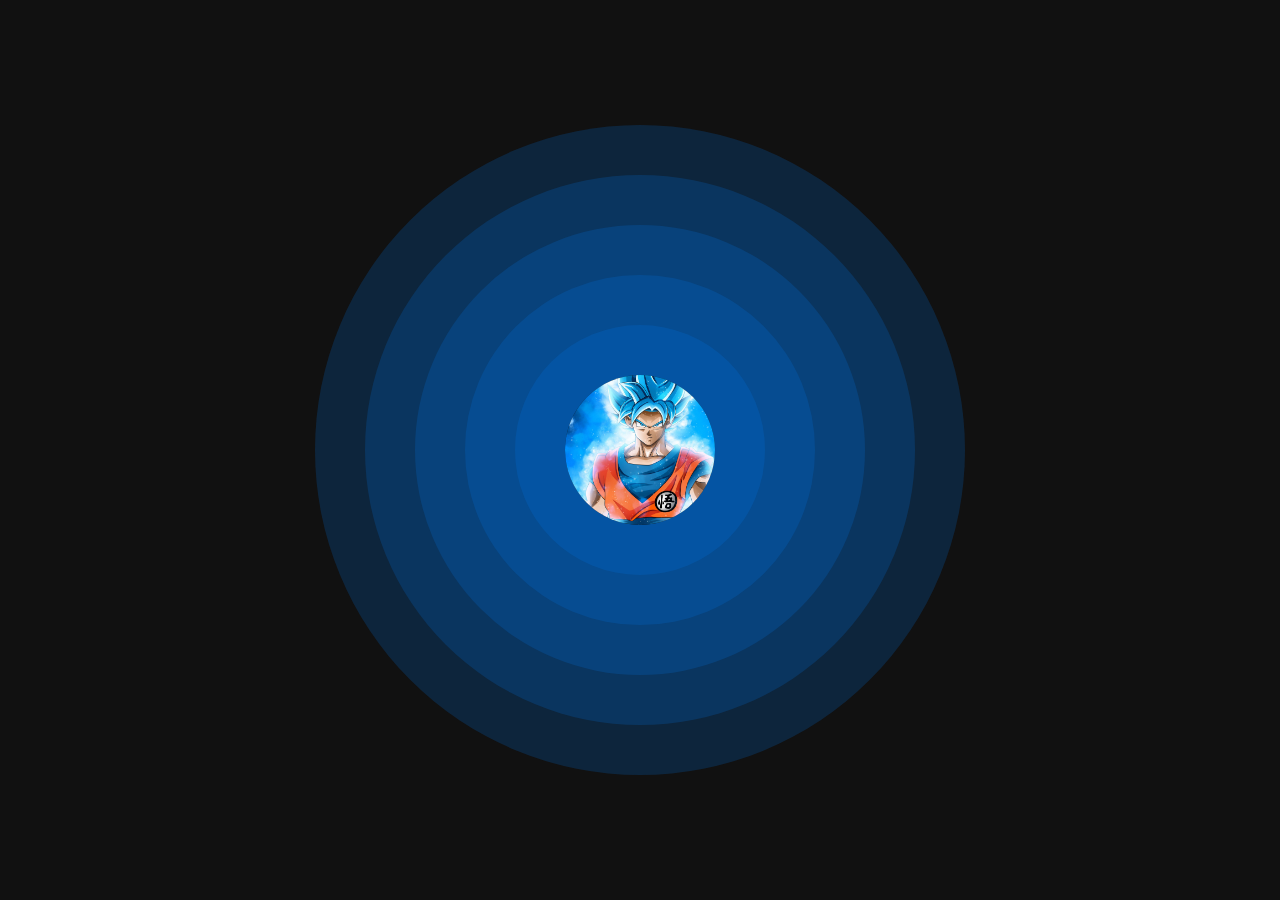
<file: Box-Shadow/index.html>
<!DOCTYPE html>
<html>
<head>
	<title> CREATE A COOL BOX-SHADOW </title>

<link rel="stylesheet" href="style.css">
</head>
<body>

<div class="container">
	<img src="dragon.jpg">
</div>

</body>
</html>
</file>
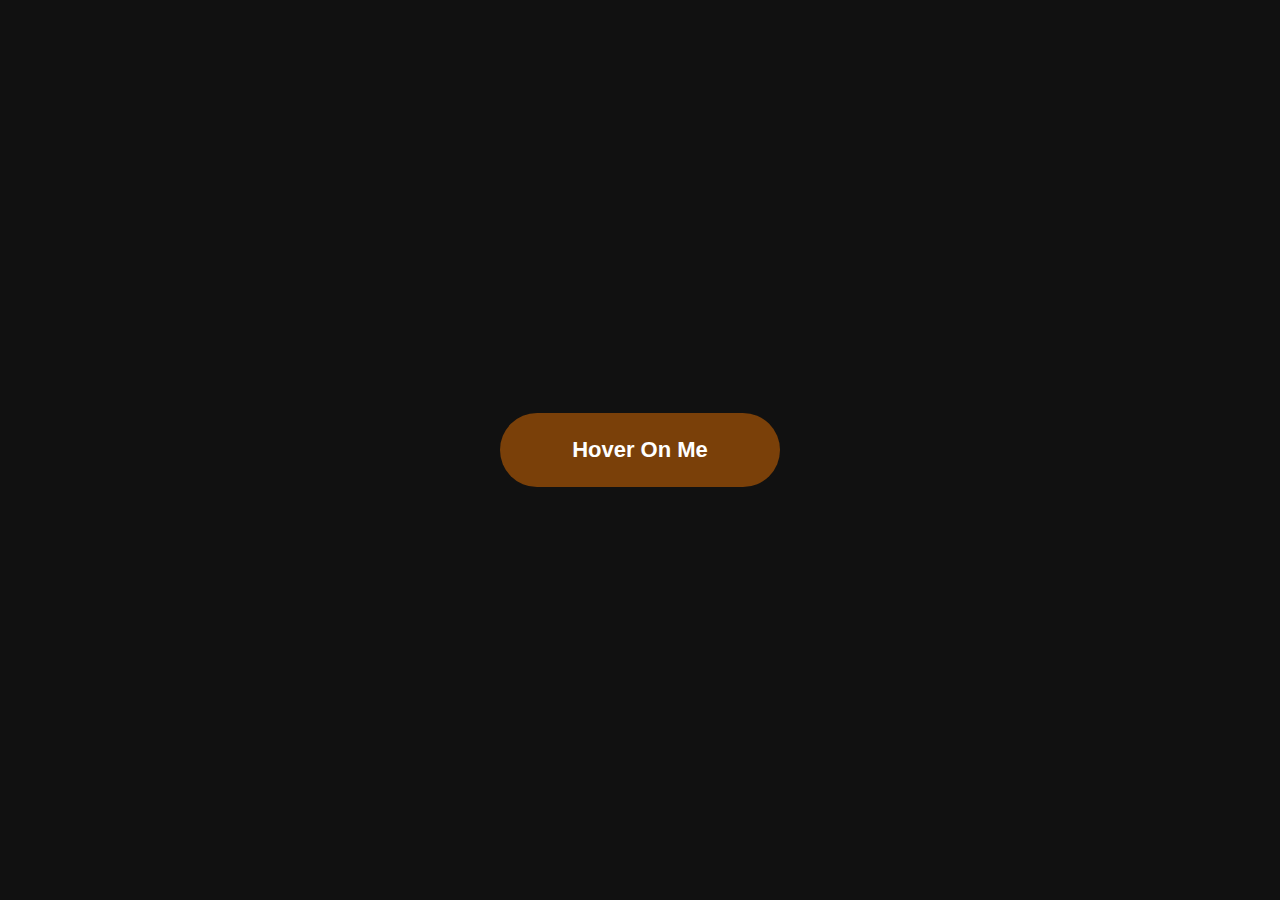
<file: Direction-Aware-Button/index.html>
<!DOCTYPE html>
<html lang="en">
  <head>
    <title>Direction Aware Hover Effect</title>

    <link rel="stylesheet" href="style.css" />
  </head>
  <body>
    <a href="#" class="btn"> Hover On Me </a>

    <script src="main.js"></script>
  </body>
</html>
</file>
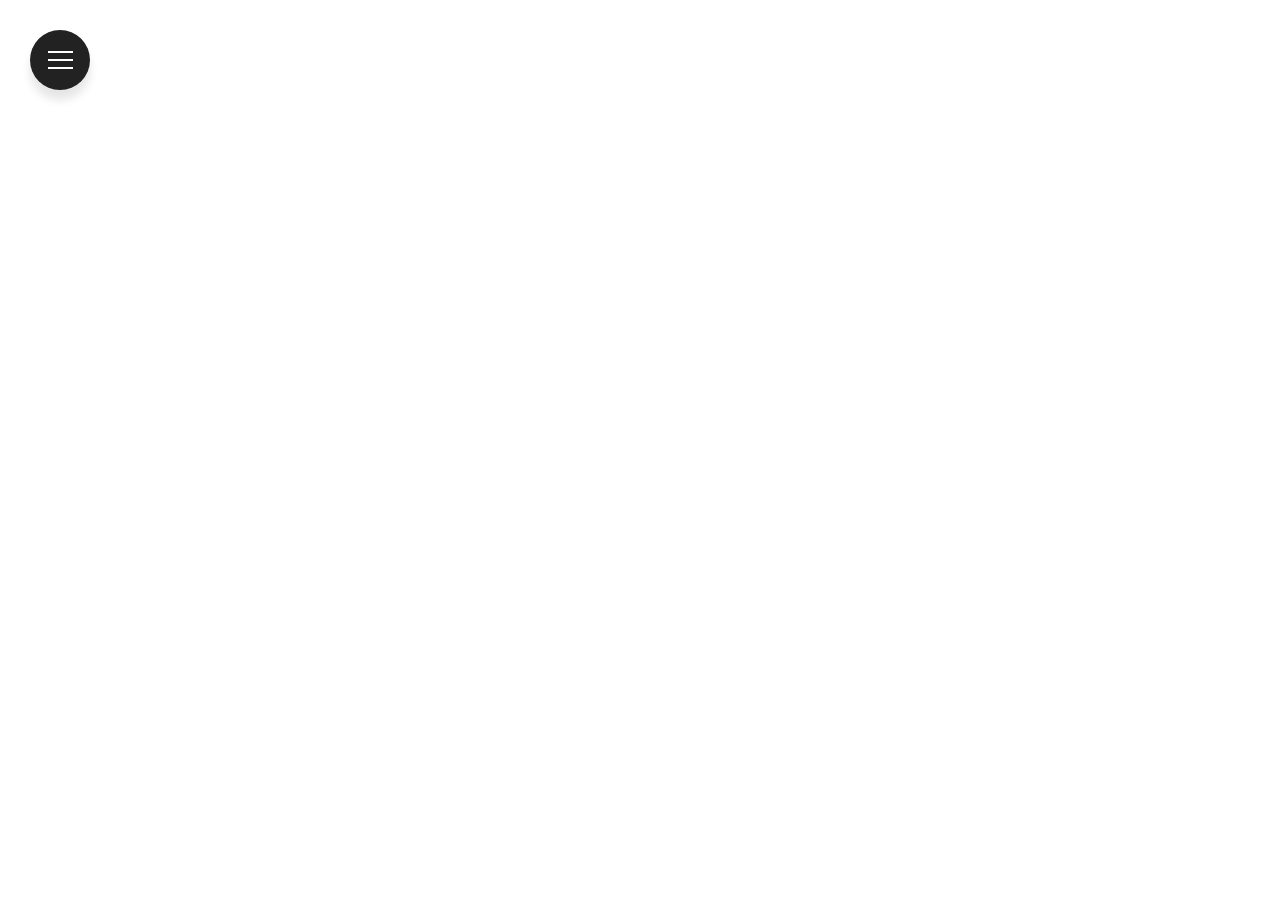
<file: Fullscreen-Navbar/index.html>
<!DOCTYPE html>
<html>
<head>
	<title> Full Screen Navbar </title>

<!-- embedding montserrat font from google fonts -->
<link href="https://fonts.googleapis.com/css2?family=Montserrat&display=swap" rel="stylesheet">

<link rel="stylesheet" href="style.css">
</head>
<body>

<ul class="nav-list">
	<li><a href="#">home</a></li>
	<li><a href="#">gallery</a></li>
	<li><a href="#">services</a></li>
	<li><a href="#">contact</a></li>
</ul>
<div class="hamburger">
	<span></span>
	<span></span>
	<span></span>
</div>

<script src="main.js"></script>
</body>
</html>
</file>
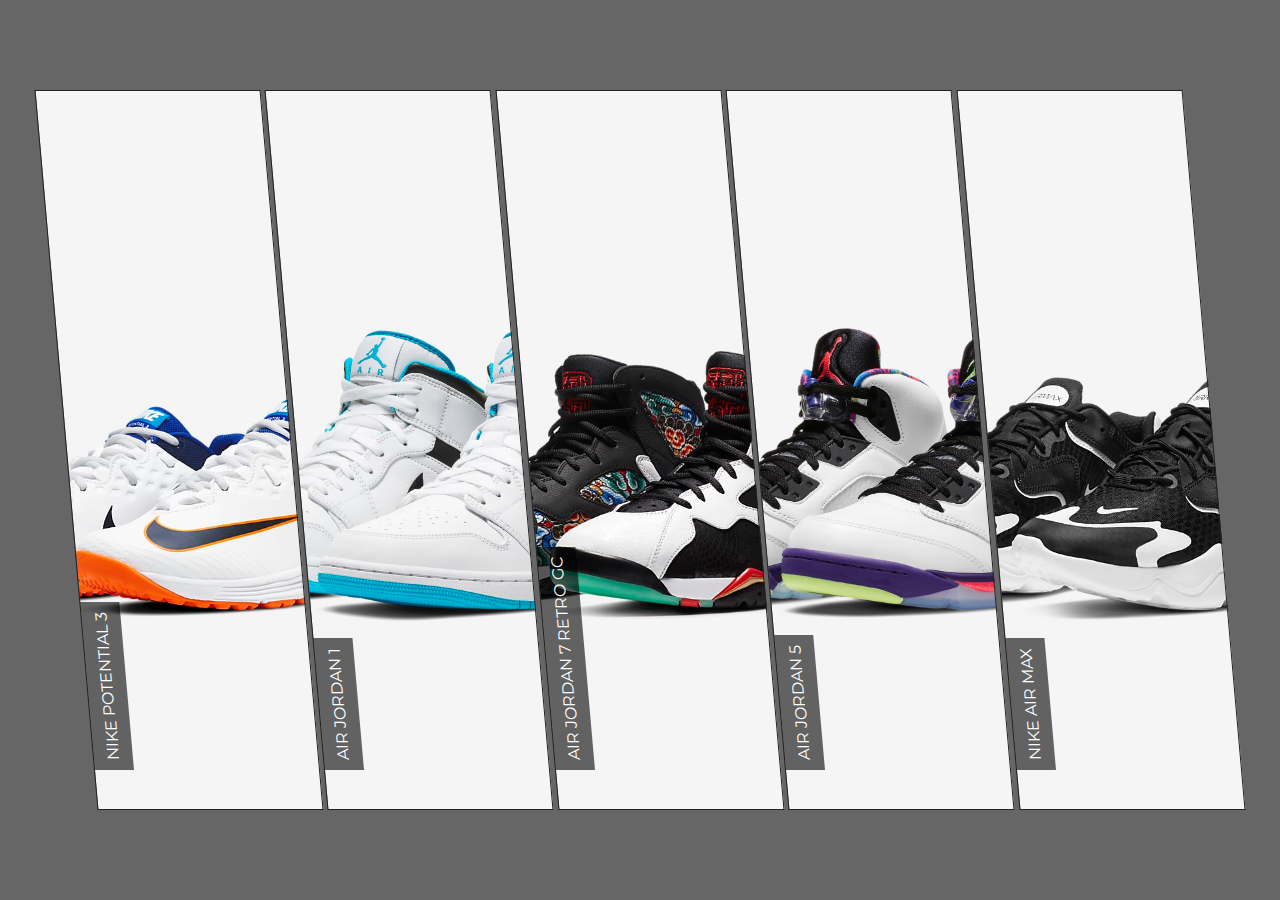
<file: Image-Accordion/index.html>
<!DOCTYPE html>
<html>
<head>
	<title> IMAGE ACCORDION </title>

<!-- embedding montserrat font from google fonts -->
<link href="https://fonts.googleapis.com/css2?family=Montserrat&display=swap" rel="stylesheet">

<link rel="stylesheet" href="style.css">
</head>
<body>

<div class="img-accordion">
	<div class="img img1">
		<p>nike potential 3</p>
	</div>
	<div class="img img2">
		<p>air jordan 1</p>
	</div>
	<div class="img img3">
		<p>Air Jordan 7 Retro GC</p>
	</div>
	<div class="img img4">
		<p>air jordan 5</p>
	</div>
	<div class="img img5">
		<p>nike air max</p>
	</div>
</div>

</body>
</html>
</file>
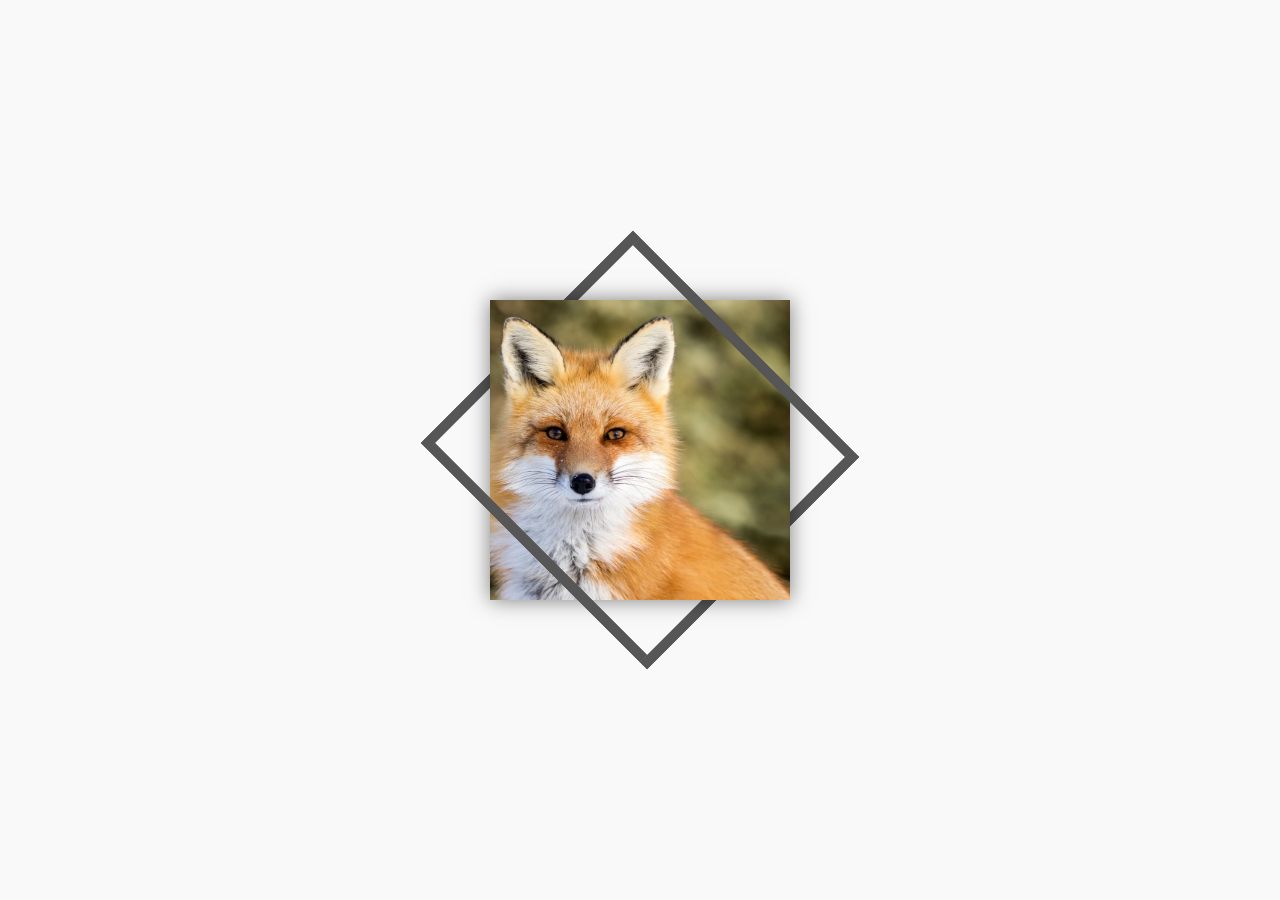
<file: Image-Cutout/index.html>
<!DOCTYPE html>
<html>
<head>
  <title> IMAGE CUT OUT EFFECT </title>
  
<link rel="stylesheet" href="style.css">
</head>
<body>	

	<div class="container">
		<span></span>
		<span></span>
		<span></span>
		<span></span>
		<div class="img-box"></div>
	</div>

</body>
</html>
</file>
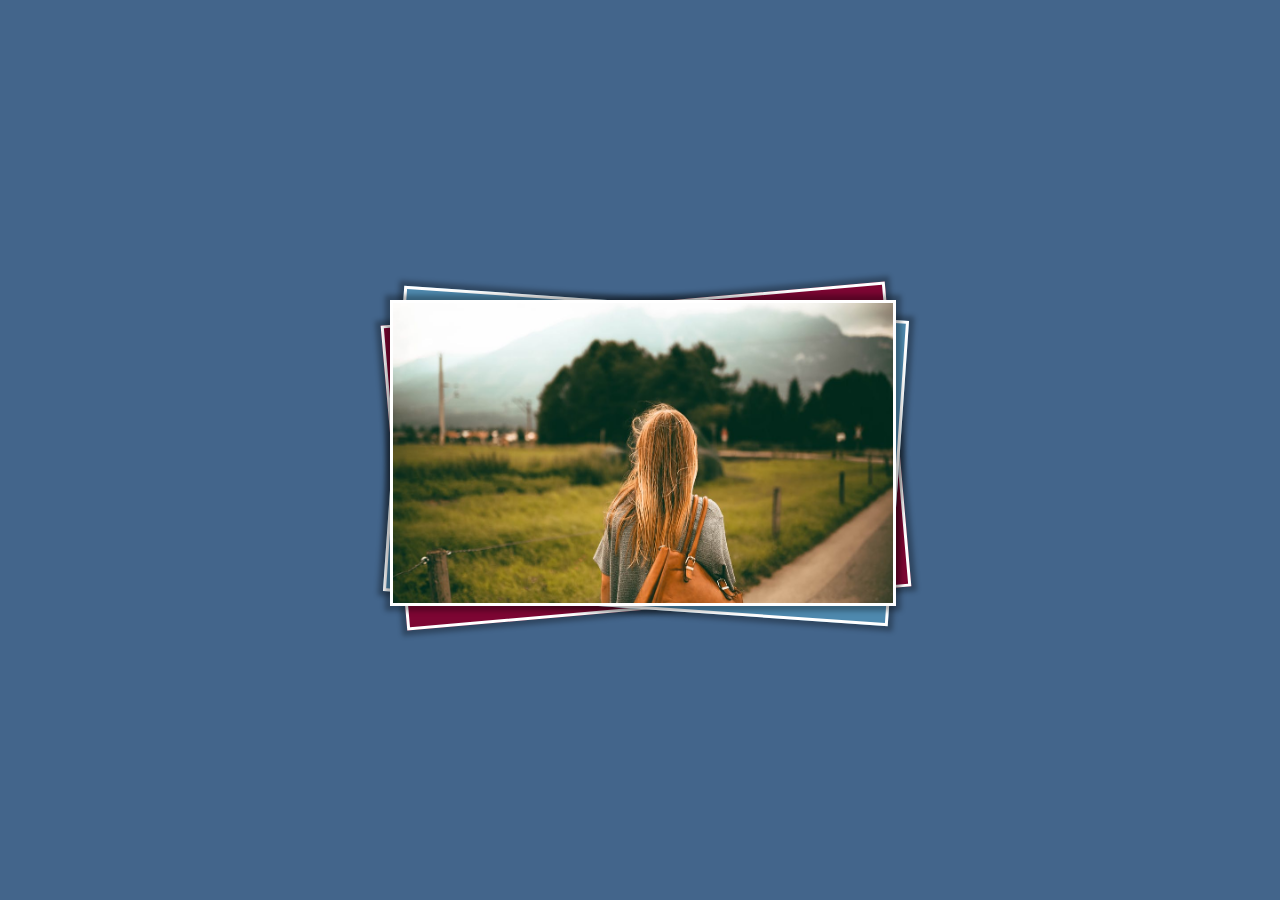
<file: Image-Stack/index.html>
<!DOCTYPE html>
<html>
<head>
	<title> IMAGE STACK EFFECT </title>

<link rel="stylesheet" href="style.css">
</head>
<body>

<div class="container">
	<div class="img-wrapper"></div>
</div>

</body>
</html>
</file>
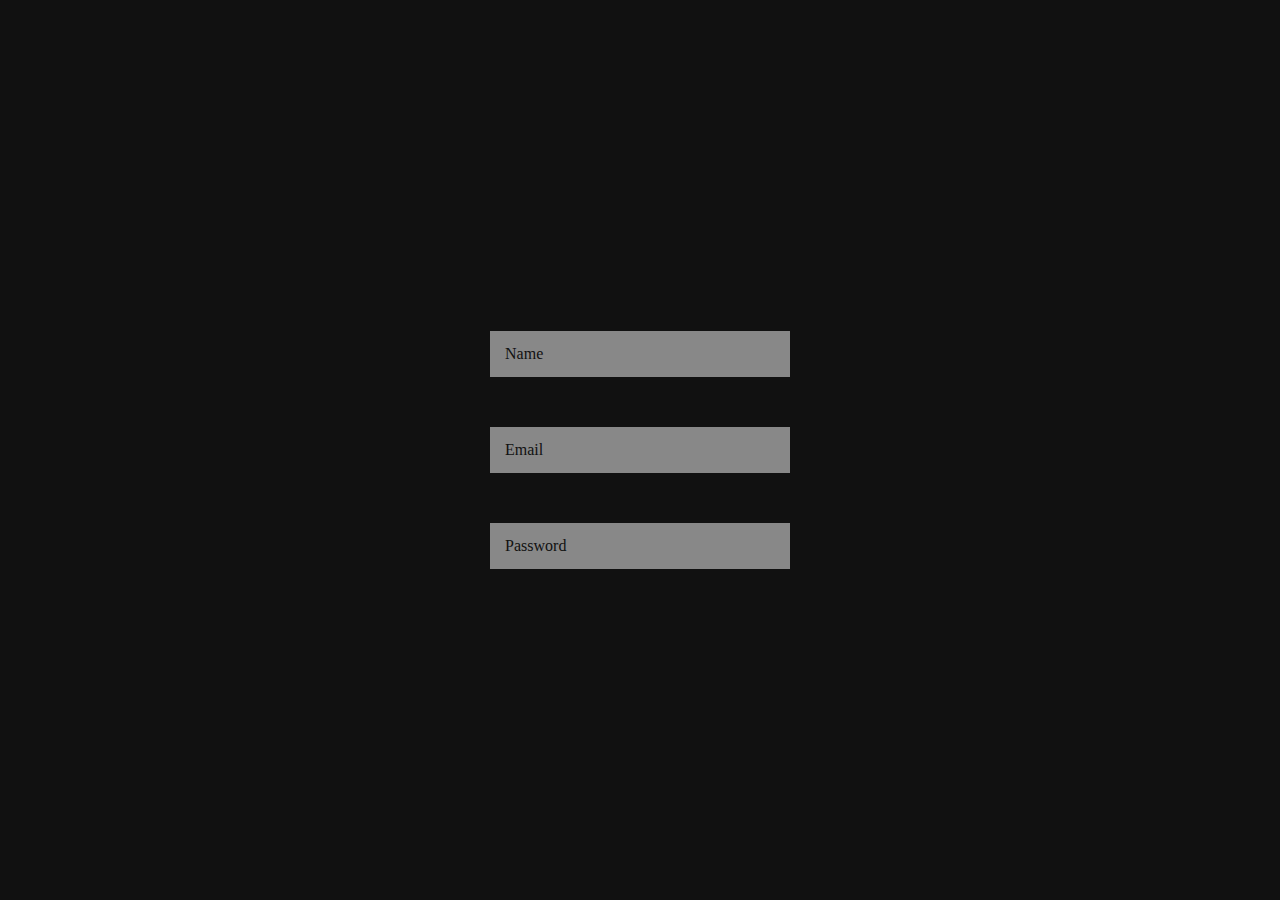
<file: Input-Animation/index.html>
<!DOCTYPE html>
<html>
<head>
	<title> Input Field Animation </title>
  
<link rel="stylesheet" href="style.css">
</head>
<body>

 <div class="input-group">
	<input type="text" placeholder=" ">
	<label> Name </label>
 </div>
 <div class="input-group">
	<input type="email" placeholder=" ">
	<label> Email </label>
 </div>
 <div class="input-group">
	<input type="password" placeholder=" ">
	<label> Password </label>
 </div>

<script src="main.js"></script>
</body>
</html>
</file>
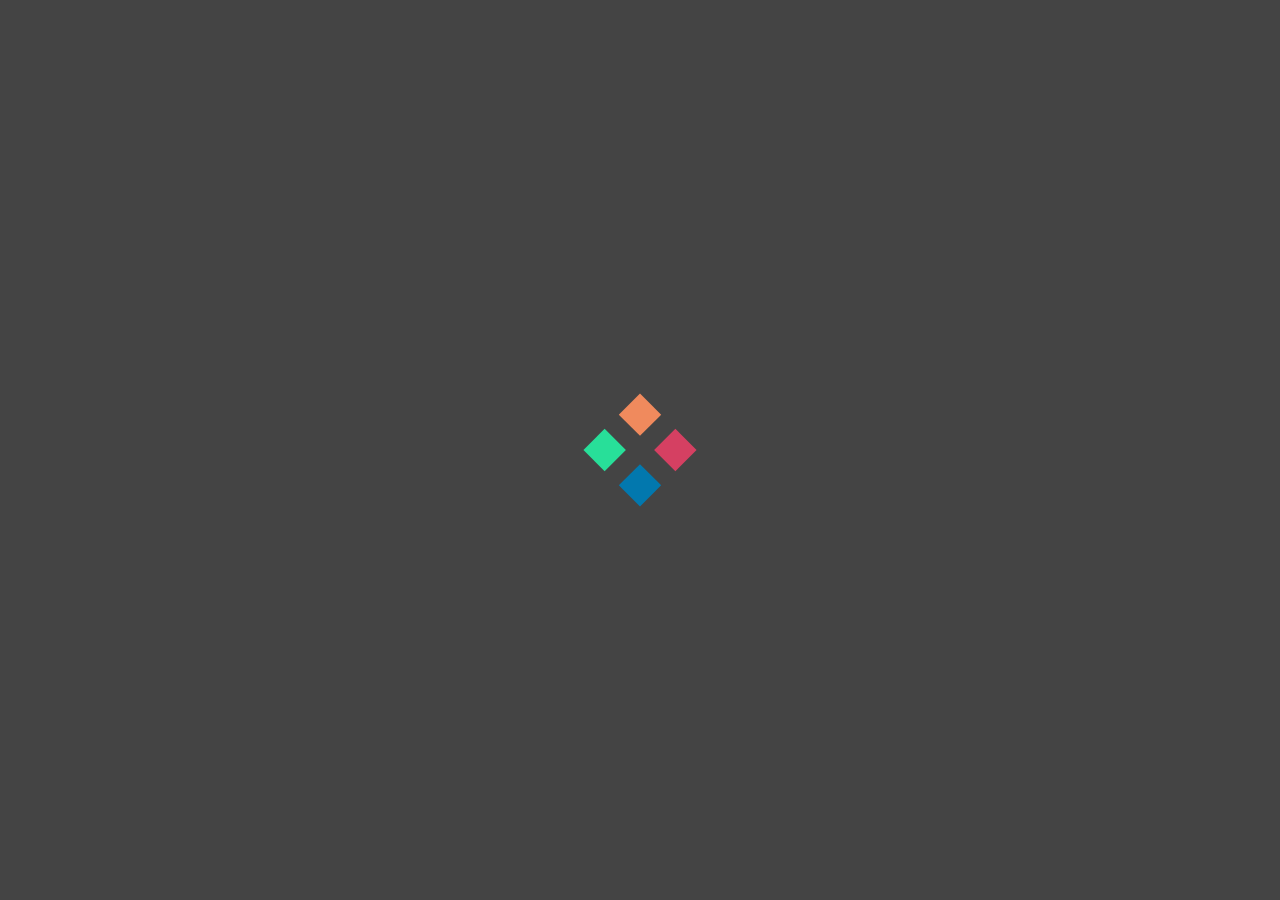
<file: Loader-Animation/index.html>
<!DOCTYPE html>
<html>
<head>
	<title> Loader </title>
<link rel="stylesheet" href="style.css">
</head>
<body>

<div class="loader">
	<span></span>
	<span></span>
	<span></span>
	<span></span>
</div>

</body>
</html>
</file>
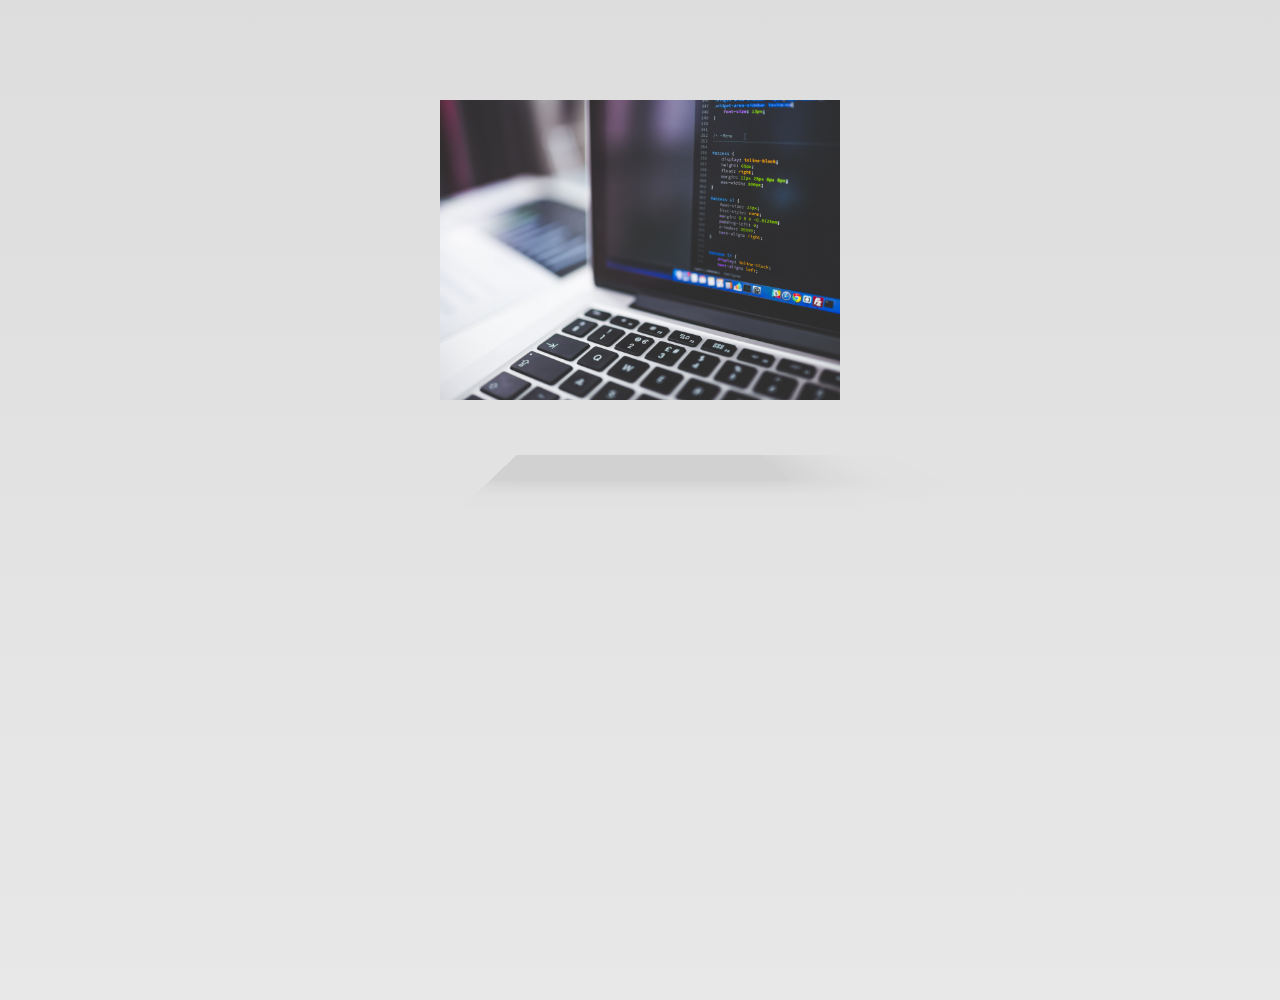
<file: 3D-Image-Hover/3D Image Hover Effect.html>
<!DOCTYPE html>
<html lang="en">
<head>
    <link rel="stylesheet" type="text/css" href="style.css">
    <title>3D Image Hover Effect</title>
</head>
<body>
     <div class="image">
         <a href="#"></a>
     </div>
    </body>
    </html>
</file>
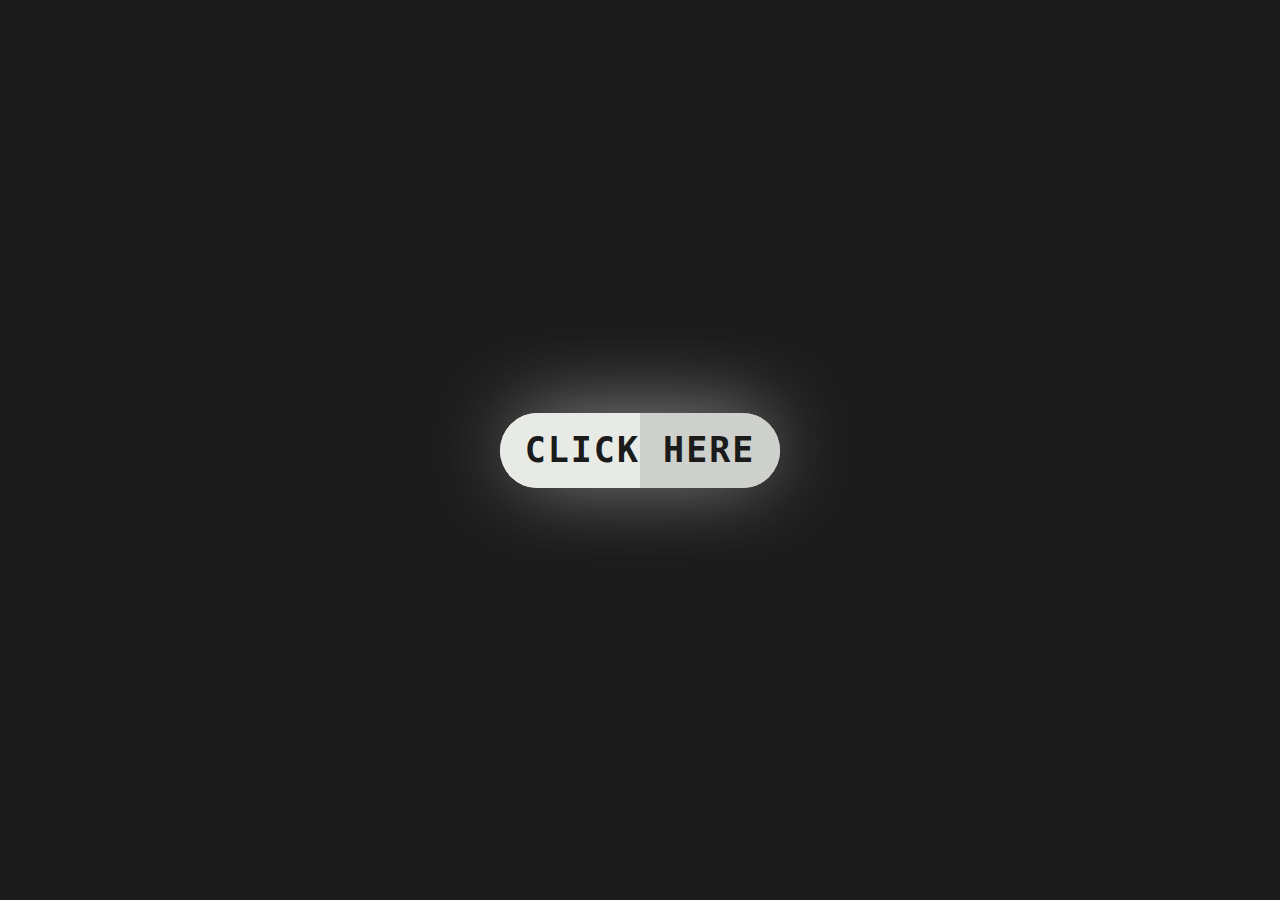
<file: Animated-Button/Animated Button With Hide Icons On Hover.html>
<!DOCTYPE html>
<html lang="en">
<head>
    <link rel="stylesheet" type="text/css" href="style.css">
    <link rel="stylesheet" href="https://stackpath.bootstrapcdn.com/font-awesome/4.7.0/css/font-awesome.min.css">
    <title>Animated Button With Hide Icons On Hover</title>
</head>
<body>
     <div class="container">
         <span>Click Here</span>
         <a class="icon" href="#"><i class="fa fa-github"></i></a>
         <a class="icon" href="#"><i class="fa fa-telegram"></i></a>
         <a class="icon" href="#"><i class="fa fa-codepen"></i></a>
         <a class="icon" href="#"><i class="fa fa-twitter"></i></a>
         <a class="icon" href="#"><i class="fa fa-facebook"></i></a>
     </div>
    </body>
    </html>
</file>
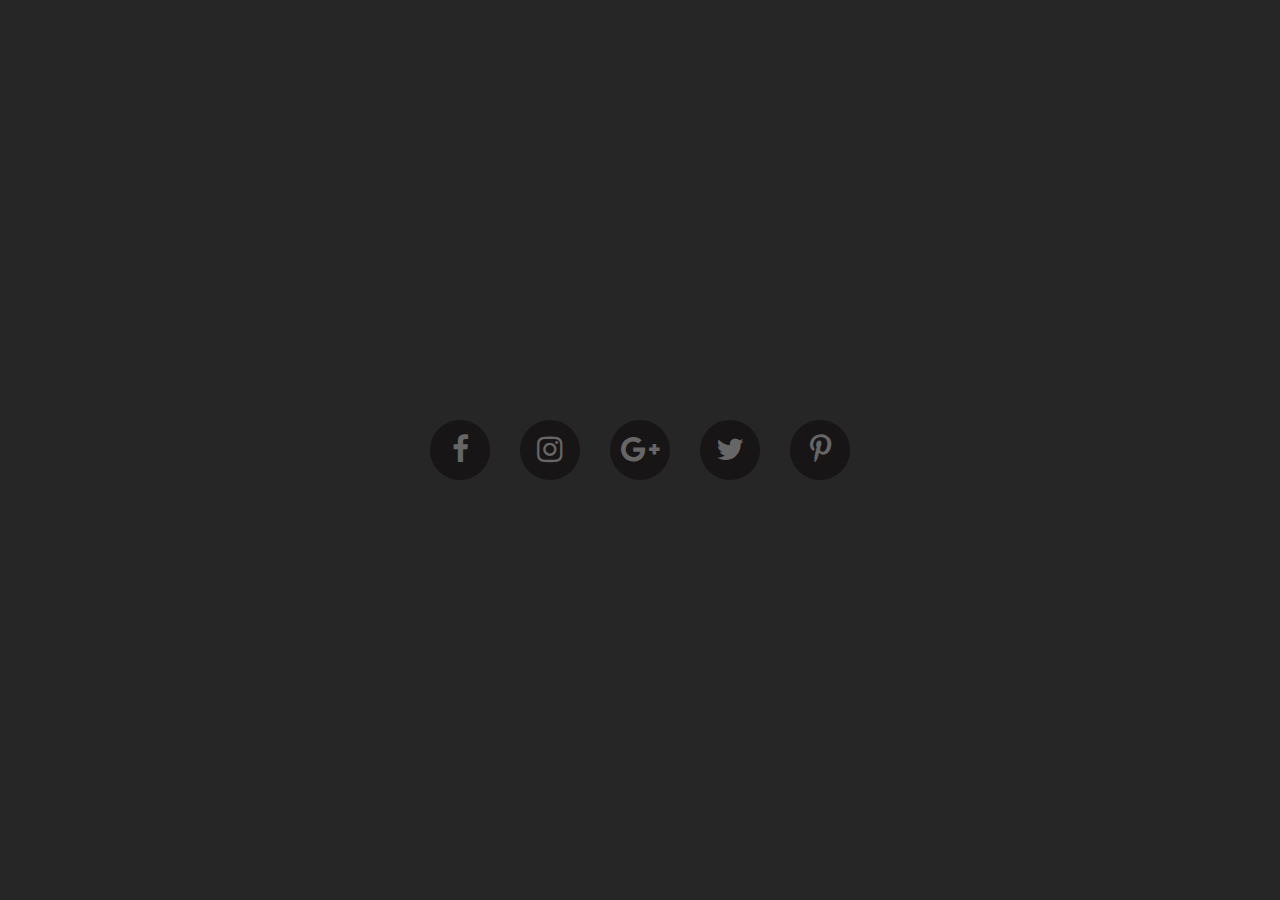
<file: Glow-Button-Hover/Glowing Buttons On Hover Effect.html>
<!DOCTYPE html>
<html lang="en">
<head>
    <link rel="stylesheet" type="text/css" href="style.css">
    <link rel="stylesheet" href="https://stackpath.bootstrapcdn.com/font-awesome/4.7.0/css/font-awesome.min.css">
    <title>Glowing Button On Hover Effect</title>
</head>
<body>
     <div>
       <div class="container">
         <ul>
           <li><a href="#"><i class="fa fa-facebook" aria-hidden="true"></i></a></li>
           <li><a href="#"><i class="fa fa-instagram" aria-hidden="true"></i></a></li>
           <li><a href="#"><i class="fa fa-google-plus" aria-hidden="true"></i></a></li>
           <li><a href="#"><i class="fa fa-twitter" aria-hidden="true"></i></a></li>
           <li><a href="#"><i class="fa fa-pinterest-p" aria-hidden="true"></i></a></li>
         </ul>
       </div>
     </div>
    </body>
    </html>
</file>
<file: Box-Shadow/style.css>
body{
	background-color: #111;
}
		
.container{
	width: 150px;
	height: 150px;
	position: absolute;
	top: 50%; left: 50%;
	transform: translate(-50%,-50%);
	border-radius: 50%;
	overflow: hidden;
	box-shadow: 0 0 0 50px rgba(1,121,233,0.2), 
				0 0 0 100px rgba(1,121,233,0.2),
				0 0 0 150px rgba(1,121,233,0.2),
				0 0 0 200px rgba(1,121,233,0.2),
				0 0 0 250px rgba(1,121,233,0.2);
}

.container img{
	width: 100%; height: 100%;
	object-fit: cover;
}
</file>
<file: Direction-Aware-Button/style.css>
body {
    margin: 0;
    height: 100vh;
    display: flex; justify-content: center; align-items: center;
    background-color: #111;
  }
  
  .btn {
    text-decoration: none;
    padding: 24px 72px;
    background-color: #7a4009;
    color: #fff;
    border-radius: 100px;
    font-family: Arial, Helvetica, sans-serif; 
    font-weight: bolder;
    font-size: 22px;
    position: relative;
    overflow: hidden;
    z-index: 1;
  }
  
  .btn::before {
    content: "";
    position: absolute;
    left: var(--x);
    top: var(--y);
    transform: translate(-50%, -50%);
    background-image: radial-gradient(circle closest-side, #ff7a00, transparent);
    width: 0; height: 0;
    transition: width 0.3s ease, height 0.3s ease;
    z-index: -1;
  }
  
  .btn:hover::before { width: 250px; height: 250px; }
</file>
<file: Fullscreen-Navbar/style.css>
*{ margin: 0; padding: 0; box-sizing: border-box; }

.hamburger{
  position: absolute;
  top: 30px; left: 30px;
  cursor: pointer;
  z-index: 999;
  width: 60px; height: 60px;
  border-radius: 50%;
  background-color: #222;
  display: flex;
  justify-content: center;
  align-items: center;
  box-shadow: 0 10px 10px rgba(0,0,0,0.1);
}

.hamburger span{
  position: absolute;
  width: 25px; height: 2px;
  background-color: #fff;
  transition: all 0.3s;
}

.hamburger span:first-child{ transform: translateY(8px); }

.hamburger span:last-child{ transform: translateY(-8px); }

.nav-list{
  position: fixed;
  width: 100%; height: 100%;
  display: flex;
  flex-direction: column;
  justify-content: center;
  align-items: center;
  list-style: none;
  background-color: #ff7a00;
  transform: translateY(-100%);
  transition: all 0.6s;
}

.nav-list li a{
  display: inline-block;
  text-decoration: none;
  text-transform: uppercase;
  color: #fff;
  font-family: 'Montserrat', sans-serif;
  font-size: 35px;
  padding: 15px;
  transition: all 0.3s;
}

.nav-list li a:hover{
  background-color: #fff; 
  color: #ff7a00; 
  transform: translateY(-10px);
}

.nav-list li:not(:last-child) a{ margin-bottom: 50px; }


/* navbar active state styles */

.nav-list.active{ transform: translateY(0); }

.nav-list.active ~ .hamburger span:first-child{ transform: rotate(45deg); }

.nav-list.active ~ .hamburger span:nth-child(2){
  transform: translateX(100px); opacity: 0;
}

.nav-list.active ~ .hamburger span:last-child{ transform: rotate(-45deg); }
</file>
<file: Image-Accordion/style.css>
*{ margin: 0; padding: 0; box-sizing: border-box; }

body{
	background-color: #666;
	min-height: 100vh;
	display: flex;
	justify-content: center;
	align-items: center;
}

.img-accordion{
	width: 90%; height: 80vh;
	display: flex;
}

.img{
	flex: 1;
	height: 100%;
	transform: skew(5deg);
	cursor: pointer;
	margin: 0 2px;
	transition: all 0.3s;
	background-repeat: no-repeat;
	background-size: cover;
	background-position: center;
	border:1px solid #222;
	position: relative;
}

.img1{ background-image: url("shoe1.jpg"); }
.img2{ background-image: url("shoe2.jpg"); }
.img3{ background-image: url("shoe3.jpg"); }
.img4{ background-image: url("shoe4.jpg"); }
.img5{ background-image: url("shoe5.jpg"); }

.img p{
	position: absolute;
	bottom: 0; left: 0;
	padding: 10px;
	background-color: rgba(0,0,0,0.6);
	color: #fff;
	transform: rotate(-90deg);
	transform-origin: 0% 0%;
	transition: all 0.3s;
	text-transform: uppercase;
	font-family: 'Montserrat', sans-serif;
	white-space: nowrap;
}

.img-accordion:hover .img{ transform: skew(0); }

.img:hover{ flex: 5; }

.img:hover p{
	background-color: transparent;
	border:2px solid #222;
	color:#222;
	transform: rotate(0deg);
}
</file>
<file: Image-Cutout/style.css>
*{ margin: 0; padding: 0; box-sizing: border-box; }

body{
  background-color: #F9F9F9;
  min-height: 100vh;
  display: flex;
  justify-content: center;
  align-items: center;
}

.container{
    width: 300px; height: 300px;
    transform: rotate(45deg);
}

.container span{
  position: absolute;
  width: 100%; height: 10px;
  background-color: #565656;
  border:1px solid #565656;
}

.container span:first-child{
  transform: rotate(90deg);
  transform-origin: 0 0;
}

.container span:nth-child(2){
  bottom: 0; z-index: 1;
}

.container span:nth-child(3){
  transform: rotate(-90deg);
  transform-origin: 100% 0;
}

.container span:nth-child(4){
  z-index: 1;
}

.container .img-box{
  width: 100%; height: 100%;
  background-image: url("fox.jpg");
  background-size: cover;
  background-position: center;
  transform: rotate(-45deg);
  box-shadow: 0 0 20px rgba(0,0,0,0.5);
}
</file>
<file: Image-Stack/style.css>
body{ background-color: #43658b; }

.container{
	width: 500px; height: 300px;
	position: absolute;
	top: 50%; left: 50%;
	transform: translate(-50%,-50%);
}

/*main stuffs starts here*/

.img-wrapper{
	width: 100%; height: 100%;
	background-image: url("picture.jpeg");
	background-size: cover;
	background-position: center;
	box-shadow: 0px 0px 5px 5px rgba(0,0,0,0.3);
	border:3px solid #fff;
}

.img-wrapper::before,.img-wrapper::after{
	content: "";
	position: absolute;
	border:3px solid #fff;
	box-shadow: 0px 0px 5px 5px rgba(0,0,0,0.3);
	z-index: -1;
	width: 100%; height: 100%;
}

.img-wrapper::before{
	background-color: #7d0633;
	transform: rotate(-5deg);
}

.img-wrapper::after{
	background-color: #4e89ae;
	transform: rotate(4deg);
}
</file>
<file: Input-Animation/style.css>
*{ margin: 0; padding: 0; box-sizing: border-box; }

body{
  min-height: 100vh;
  display: flex;
  flex-direction: column;
  justify-content: center;
  align-items: center;
  background-color: #111;
}

.input-group{
  margin: 25px 0;
  position: relative;
}

.input-group input{
  width: 300px;
  padding: 15px;
  background-color: rgba(255,255,255,0.5);
  color: #111;
  outline: none;
  border:none;
  font-family: "Century Gothic";
}

label{
  position: absolute;
  left: 15px;
  top: 50%; transform: translateY(-50%);
  color: #111;
  pointer-events: none;
  font-family: "Century Gothic";
}

label span{
  display: inline-block;
  transition: transform 0.2s, color 0.3s;
}

input:focus + label span, input:not(:placeholder-shown) + label span{
  transform: translateY(-38px);
  color: #fff;
}
</file>
<file: Loader-Animation/style.css>
body{
  margin: 0;
  background-color: #444;
  min-height: 100vh;
  display: flex;
  justify-content: center;
  align-items: center;
}

.loader{
  width: 80px; height: 80px;
  transform: rotate(45deg);
}

.loader span{
  display: inline-block;
  width: 30px; height: 30px;
  position: absolute;
}

.loader span:first-child{
  background-color: #f08a5d;
  animation: shape1 2s ease-in-out infinite;
  animation-direction: alternate-reverse;
}

.loader span:nth-child(2){
  background-color: #d54062;
  transform: translate(50px,0);
  animation: shape2 2s ease-in-out infinite;
  animation-direction: alternate-reverse;
}

.loader span:nth-child(3){
  background-color: #0278ae;
  transform: translate(50px,50px);
  animation: shape3 2s ease-in-out infinite;
  animation-direction: alternate-reverse;
}

.loader span:last-child{
  background-color: #28df99;
  transform: translate(0,50px);
  animation: shape4 2s ease-in-out infinite;
  animation-direction: alternate-reverse;
}

@keyframes shape1{
  0%{ transform: translate(0,0); }

  25%{ transform: translate(50px,0); }

  50%{ transform: translate(50px,50px); }

  75%{ transform: translate(0,50px); }
}

@keyframes shape2{
  0%{ transform: translate(50px,0); }

  25%{ transform: translate(50px,50px); }

  50%{ transform: translate(0,50px); }

  75%{ transform: translate(0,0); }
}

@keyframes shape3{
  0%{ transform: translate(50px,50px); }

  25%{ transform: translate(0,50px); }

  50%{ transform: translate(0,0); }

  75%{ transform: translate(50px,0); }
}

@keyframes shape4{
  0%{  transform: translate(0,50px); }

  25%{ transform: translate(0,0); }

  50%{ transform: translate(50px,0); }

  75%{ transform: translate(50px,50px); }
}
</file>
<file: 3D-Image-Hover/style.css>
body {
    background: #ddd;
    background: linear-gradient(#ddd, #e8e8e8);
    font-family: 'Open Sans', sans-serif;
    height: 100vh;
    margin:0;
    padding: 0;
}

.image {
    width: 400px;
    height: 300px;
    margin: 100px auto;
    perspective: 1000px;
}

.image a {
    display: block;
    width: 100%;
    height: 100%;
    background: linear-gradient(rgba(0, 0, 0, 0.4), rgba(0, 0, 0, 0.4)), url(img.jpg);
    background-size: 0, cover;
    transform-style: preserve-3d;
    transition: all 0.5s;
}

.image:hover a {
    transform: rotateX(80deg);
    transform-origin: bottom;
}
.image a::after {
    content: '';
    position: absolute;
    left: 0;
    bottom: 0;
    width: 100%;
    height: 38px;
    background: inherit;
    background-size: cover,cover;
    background-position: bottom;
    transform-origin: bottom;
    transform: rotateX(90deg);
}
.image a:before {
    content: '';
    position: absolute;
    top: 0;
    left: 0;
    width: 100%;
    height: 100%;
    background: rgba(0,0,0,.5);
    box-shadow: 0 0 100px 50px rgba(0,0,0,.5);
    opacity: 0.15;
    transition: all 0.5s;
    transform: rotateX(95deg) translateZ(-80px) scale(0.75);
    transform-origin: bottom;
}
.image:hover a:before {
    opacity: 1;
    box-shadow: 0 0 25px 25px rgba(0,0,0,.5);
    transform: rotateX(0) translateZ(-60px) scale(0.85);
}
</file>
<file: Animated-Button/style.css>
*, *:before, *:after {
    box-sizing: border-box;
    outline: none;
    margin: 0;
    padding: 0;
}
body {
    position: relative;
    display: flex;
    align-items: center;
    justify-content: center;
    width: 100%;
    height: 100vh;
    background-color: #1b1b1b;
}
.container {
    position: relative;
    display: flex;
    align-items: center;
    justify-content: center;
    width: 280px;
    height: 75px;
    background-color: #e8eae6;
    border-radius: 100px;
    box-shadow: 2px -4px 86px -13px rgba(248,246,246,0.75);
    transition: all 0.3s cubic-bezier(0.25, 0.8, 0.25, 1);
    overflow: hidden;
}
.container:before, .container:after {
    position: absolute;
    top: 0;
    display: flex;
    align-items: center;
    width: 50%;
    height: 100%;
    transition: 0.25s linear;
    z-index: 1;
}
.container:before {
    content: '';
    left: 0;
    justify-content: flex-end;
    background-color: #e8eae6;
}
.container:after {
    content: '';
    right: 0;
    justify-content: flex-start;
    background-color: #cdd0cb;
}
.container:hover {
    background-color: #ef4f4f;
    box-shadow: 0 14px 28px rgba(0,0,0,0.25), 0 10px 10px rgba(0,0,0,0.22);
}
.container:hover span {
    opacity: 0.5;
    z-index: -3;
}
.container:hover::before {
    opacity: 0.5;
    transform: translateY(-100%);
}
.container:hover::after {
    opacity: 0.5;
    transform: translateY(100%);
}
.container span {
    position: absolute;
    top: 0;
    left: 0;
    display: flex;
    align-items: center;
    justify-content: center;
    width: 100%;
    height: 100%;
    color: #1b1b1b;
    text-transform: uppercase;
    font-family: 'Fira Mono', monospace;
    font-size: 35px;
    letter-spacing: 2px;
    font-weight: 700;
    opacity: 1;
    transition: opacity 0.25s;
    z-index: 2;
}
.container .icon {
    position: relative;
    display: flex;
    align-items: center;
    justify-content: center;
    width: 25%;
    height: 100%;
    color: #fff;
    font-size: 25px;
    text-decoration: none;
    transition: 0.25s;
}
.container .icon i {
    text-shadow: 1px 1px rgba(70,98,127,0.7);
    transform: scale(1);
}
.container .icon:hover {
    background-color: rgba(245,245,245,0.1);
}
.container .icon:hover i {
    animation: animate 0.4s linear;
}
@keyframes animate {
    40% {
        transform: scale(1.4);
    }
    60% {
        transform: scale(0.8);
    }
    80% {
        transform: scale(1.2);
    }
    100% {
        transform: scale(1);
    }
}
</file>
<file: Glow-Button-Hover/style.css>
body {
  margin:0;
  padding:0;
  background: #262626;
}

ul {
  margin:0;
  padding:0;
  display:flex;
  position: absolute;
  top: 50%;
  left:50%;
  transform: translate(-50%, -50%);
}

ul li {
  list-style:none;
  margin: 0 15px;
}

ul li a {
  position: relative;
  display: block;
  width: 60px;
  height: 60px;
  text-align: center;
  line-height: 60px;
  background: #171515;
  border-radius: 50%;
  font-size: 30px;
  color: #666;
  transition: .5s;
}
ul li a:before {
  content: '';
  position: absolute;
  top: 0;
  left: 0;
  width: 100%;
  height: 100%;
  border-radius: 50%;
  background: #98ded9;
  transform: scale(.9);
  z-index: -1;
  transition: .5s;
}
ul li a:hover::before {
  transform: scale(1.2);
  box-shadow: 0 0 15px #98ded9;
  filter: blur(3px);
}
ul li a:hover {
  color: #aee1e1;
  box-shadow: 0 0 15px #98ded9;
  text-shadow: 0 0 15px #98ded9;
}
</file>
